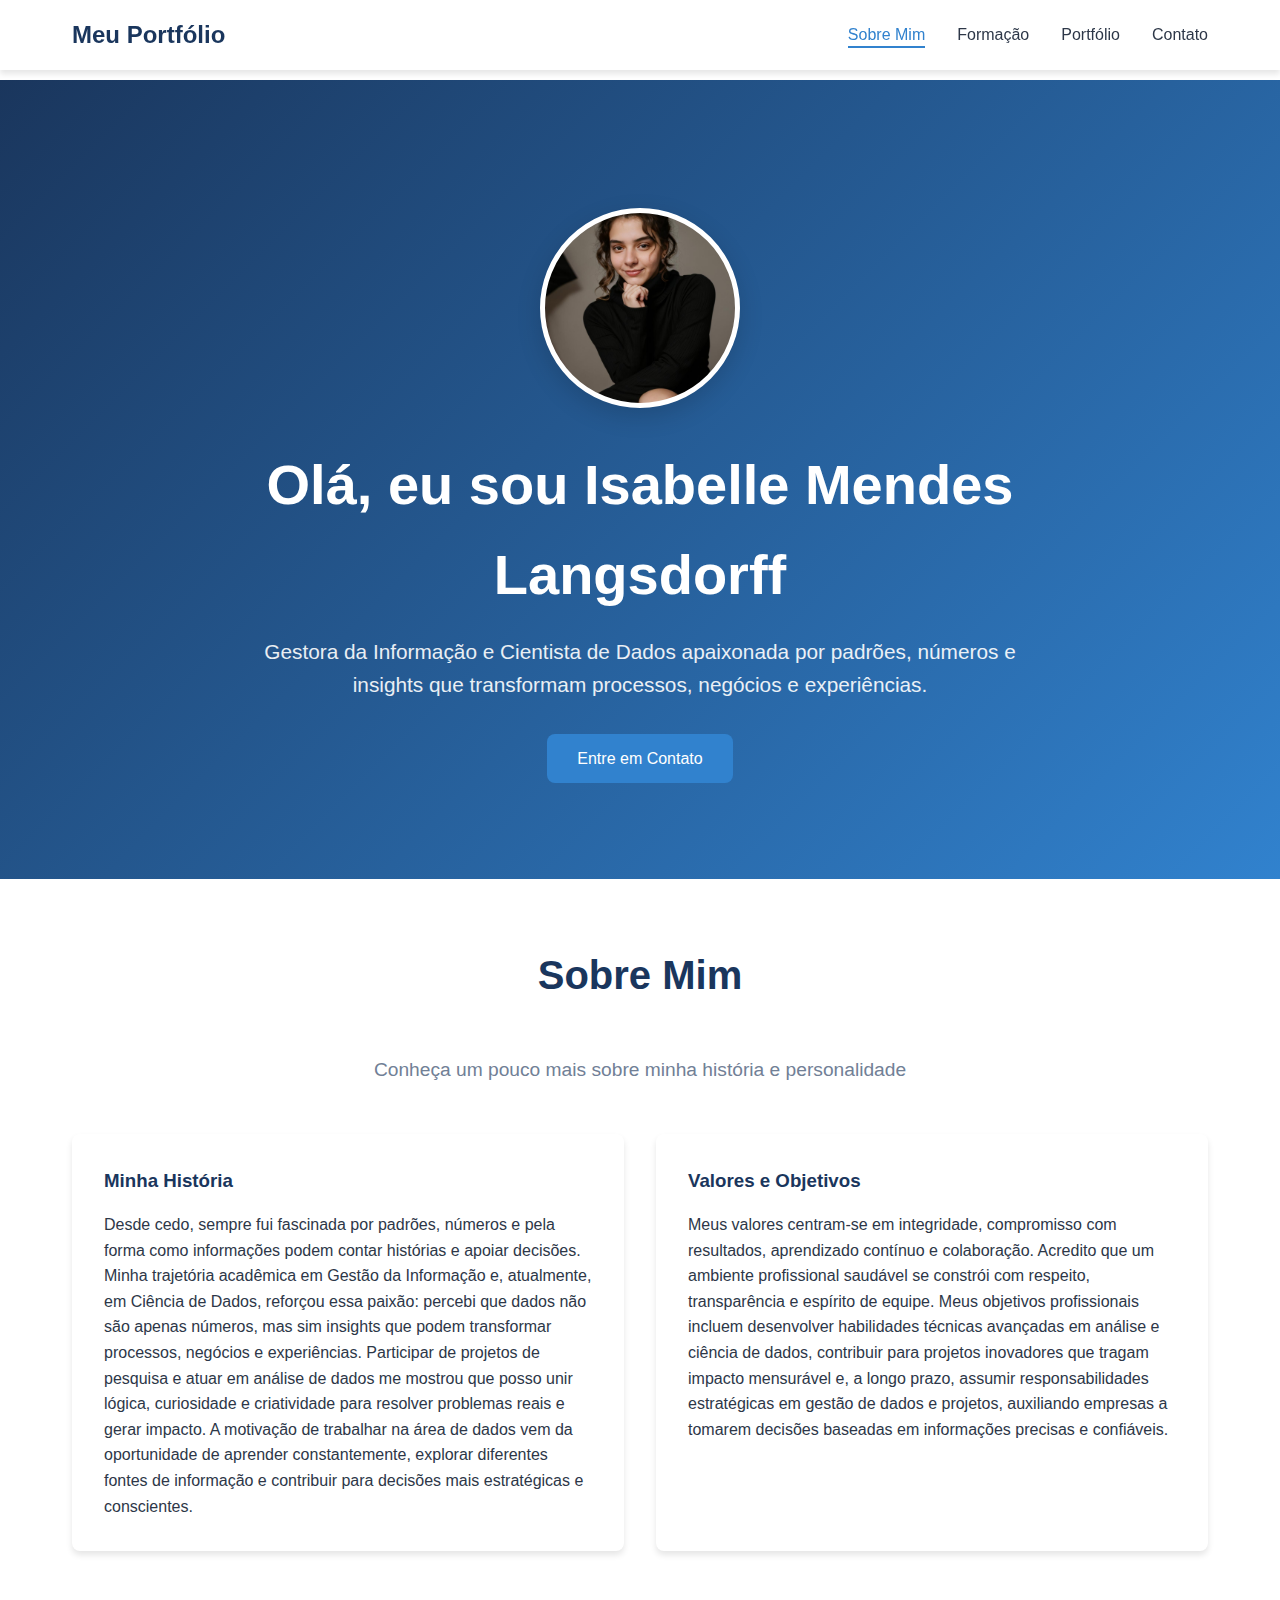
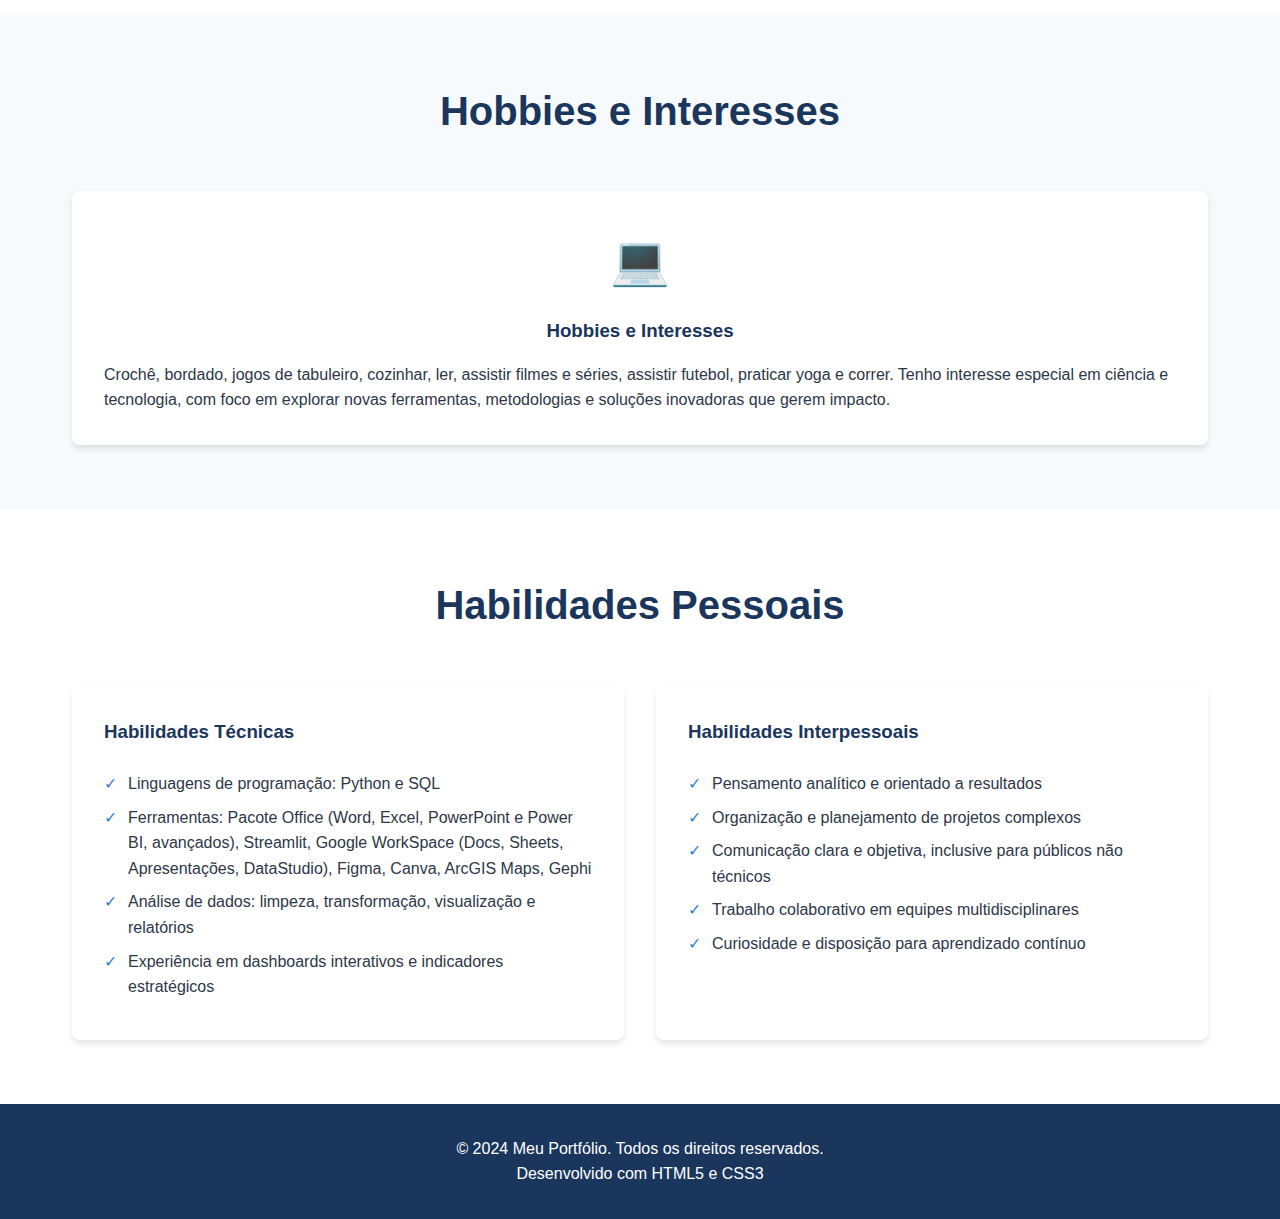
<file: index.html>
<!DOCTYPE html>
<html lang="pt-BR">
<head>
    <!-- Configurações básicas do documento -->
    <meta charset="UTF-8">
    <meta name="viewport" content="width=device-width, initial-scale=1.0">
    <meta name="description" content="Portfólio pessoal - Desenvolvedor Web">
    <title>Meu Portfólio - Sobre Mim</title>
    
    <!-- Link para o arquivo de estilos CSS -->
    <link rel="stylesheet" href="style.css">
</head>
<body>
    <!-- HEADER COM NAVEGAÇÃO -->
    <header>
        <nav>
            <!-- Logo/Nome do portfólio -->
            <a href="index.html" class="logo">Meu Portfólio</a>
            
            <!-- Menu de navegação principal -->
            <ul class="nav-links">
                <li><a href="index.html" class="active">Sobre Mim</a></li>
                <li><a href="formacao.html">Formação</a></li>
                <li><a href="portfolio.html">Portfólio</a></li>
                <li><a href="contato.html">Contato</a></li>
            </ul>
        </nav>
    </header>

    <!-- CONTEÚDO PRINCIPAL -->
    <main>
        <!-- SEÇÃO HERO - APRESENTAÇÃO PRINCIPAL -->
        <section class="hero">
            <div class="container">
                <div class="hero-content">
                    <!-- Foto de perfil (placeholder) -->
                    <div class="hero-image" style="background: url('images/profile.jpeg') center/cover; background-color: #e2e8f0;"></div>
                    
                    <!-- Título principal -->
                    <h1>Olá, eu sou Isabelle Mendes Langsdorff</h1>
                    
                    <!-- Descrição breve -->
                    <p>Gestora da Informação e Cientista de Dados apaixonada por padrões, números e insights que transformam processos, negócios e experiências.</p>
                    
                    <!-- Botão de call-to-action -->
                    <a href="contato.html" class="btn">Entre em Contato</a>
                </div>
            </div>
        </section>

        <!-- SEÇÃO SOBRE MIM -->
        <section>
            <div class="container">
                <h2 class="section-title">Sobre Mim</h2>
                <p class="section-subtitle">Conheça um pouco mais sobre minha história e personalidade</p>
                
                <!-- Grid com informações pessoais -->
                <div class="grid grid-2">
                    <!-- Card 1: História Pessoal -->
                    <div class="card">
                        <h3 style="color: var(--primary-color); margin-bottom: 1rem; font-family: 'Poppins', sans-serif;">Minha História</h3>
                        <p>Desde cedo, sempre fui fascinada por padrões, números e pela forma como informações podem contar histórias e apoiar decisões. Minha trajetória acadêmica em Gestão da Informação e, atualmente, em Ciência de Dados, reforçou essa paixão: percebi que dados não são apenas números, mas sim insights que podem transformar processos, negócios e experiências. Participar de projetos de pesquisa e atuar em análise de dados me mostrou que posso unir lógica, curiosidade e criatividade para resolver problemas reais e gerar impacto. A motivação de trabalhar na área de dados vem da oportunidade de aprender constantemente, explorar diferentes fontes de informação e contribuir para decisões mais estratégicas e conscientes.</p>
                    </div>
                    
                    <!-- Card 2: Valores e Objetivos -->
                    <div class="card">
                        <h3 style="color: var(--primary-color); margin-bottom: 1rem; font-family: 'Poppins', sans-serif;">Valores e Objetivos</h3>
                        <p>Meus valores centram-se em integridade, compromisso com resultados, aprendizado contínuo e colaboração. Acredito que um ambiente profissional saudável se constrói com respeito, transparência e espírito de equipe. Meus objetivos profissionais incluem desenvolver habilidades técnicas avançadas em análise e ciência de dados, contribuir para projetos inovadores que tragam impacto mensurável e, a longo prazo, assumir responsabilidades estratégicas em gestão de dados e projetos, auxiliando empresas a tomarem decisões baseadas em informações precisas e confiáveis.</p>
                    </div>
                </div>
            </div>
        </section>

        <!-- SEÇÃO HOBBIES E INTERESSES -->
        <section style="background-color: var(--background-light);">
            <div class="container">
                <h2 class="section-title">Hobbies e Interesses</h2>
                
                <!-- Grid com hobbies -->
                <div class="grid grid-3">
                    <!-- Hobby 1: Tecnologia -->
                    <div class="card">
                        <div style="text-align: center; margin-bottom: 1rem;">
                            <!-- Ícone representativo (usando emoji como placeholder) -->
                            <div style="font-size: 3rem; margin-bottom: 1rem;">💻</div>
                            <h3 style="color: var(--primary-color); font-family: 'Poppins', sans-serif;">Hobbies e Interesses</h3>
                        </div>
                        <p>Crochê, bordado, jogos de tabuleiro, cozinhar, ler, assistir filmes e séries, assistir futebol, praticar yoga e correr. Tenho interesse especial em ciência e tecnologia, com foco em explorar novas ferramentas, metodologias e soluções inovadoras que gerem impacto.</p>
                    </div>
                    

                </div>
            </div>
        </section>

        <!-- SEÇÃO HABILIDADES PESSOAIS -->
        <section>
            <div class="container">
                <h2 class="section-title">Habilidades Pessoais</h2>
                
                <div class="grid grid-2">
                    <!-- Habilidades Técnicas -->
                    <div class="card">
                        <h3 style="color: var(--primary-color); margin-bottom: 1.5rem; font-family: 'Poppins', sans-serif;">Habilidades Técnicas</h3>
                        <ul style="list-style: none; padding: 0;">
                            <li style="margin-bottom: 0.5rem; padding-left: 1.5rem; position: relative;">
                                <span style="position: absolute; left: 0; color: var(--secondary-color);">✓</span>
                                Linguagens de programação: Python e SQL
                            </li>
                            <li style="margin-bottom: 0.5rem; padding-left: 1.5rem; position: relative;">
                                <span style="position: absolute; left: 0; color: var(--secondary-color);">✓</span>
                                Ferramentas: Pacote Office (Word, Excel, PowerPoint e Power BI, avançados), Streamlit, Google WorkSpace (Docs, Sheets, Apresentações, DataStudio), Figma, Canva, ArcGIS Maps, Gephi
                            </li>
                            <li style="margin-bottom: 0.5rem; padding-left: 1.5rem; position: relative;">
                                <span style="position: absolute; left: 0; color: var(--secondary-color);">✓</span>
                                Análise de dados: limpeza, transformação, visualização e relatórios
                            </li>
                            <li style="margin-bottom: 0.5rem; padding-left: 1.5rem; position: relative;">
                                <span style="position: absolute; left: 0; color: var(--secondary-color);">✓</span>
                                Experiência em dashboards interativos e indicadores estratégicos
                            </li>
                        </ul>
                    </div>
                    
                    <!-- Habilidades Interpessoais -->
                    <div class="card">
                        <h3 style="color: var(--primary-color); margin-bottom: 1.5rem; font-family: 'Poppins', sans-serif;">Habilidades Interpessoais</h3>
                        <ul style="list-style: none; padding: 0;">
                            <li style="margin-bottom: 0.5rem; padding-left: 1.5rem; position: relative;">
                                <span style="position: absolute; left: 0; color: var(--secondary-color);">✓</span>
                                Pensamento analítico e orientado a resultados
                            </li>
                            <li style="margin-bottom: 0.5rem; padding-left: 1.5rem; position: relative;">
                                <span style="position: absolute; left: 0; color: var(--secondary-color);">✓</span>
                                Organização e planejamento de projetos complexos
                            </li>
                            <li style="margin-bottom: 0.5rem; padding-left: 1.5rem; position: relative;">
                                <span style="position: absolute; left: 0; color: var(--secondary-color);">✓</span>
                                Comunicação clara e objetiva, inclusive para públicos não técnicos
                            </li>
                            <li style="margin-bottom: 0.5rem; padding-left: 1.5rem; position: relative;">
                                <span style="position: absolute; left: 0; color: var(--secondary-color);">✓</span>
                                Trabalho colaborativo em equipes multidisciplinares
                            </li>
                            <li style="margin-bottom: 0.5rem; padding-left: 1.5rem; position: relative;">
                                <span style="position: absolute; left: 0; color: var(--secondary-color);">✓</span>
                                Curiosidade e disposição para aprendizado contínuo
                            </li>
                        </ul>
                    </div>
                </div>
            </div>
        </section>
    </main>

    <!-- FOOTER -->
    <footer>
        <div class="container">
            <p>&copy; 2024 Meu Portfólio. Todos os direitos reservados.</p>
            <p>Desenvolvido com HTML5 e CSS3</p>
        </div>
    </footer>
</body>
</html>
</file>
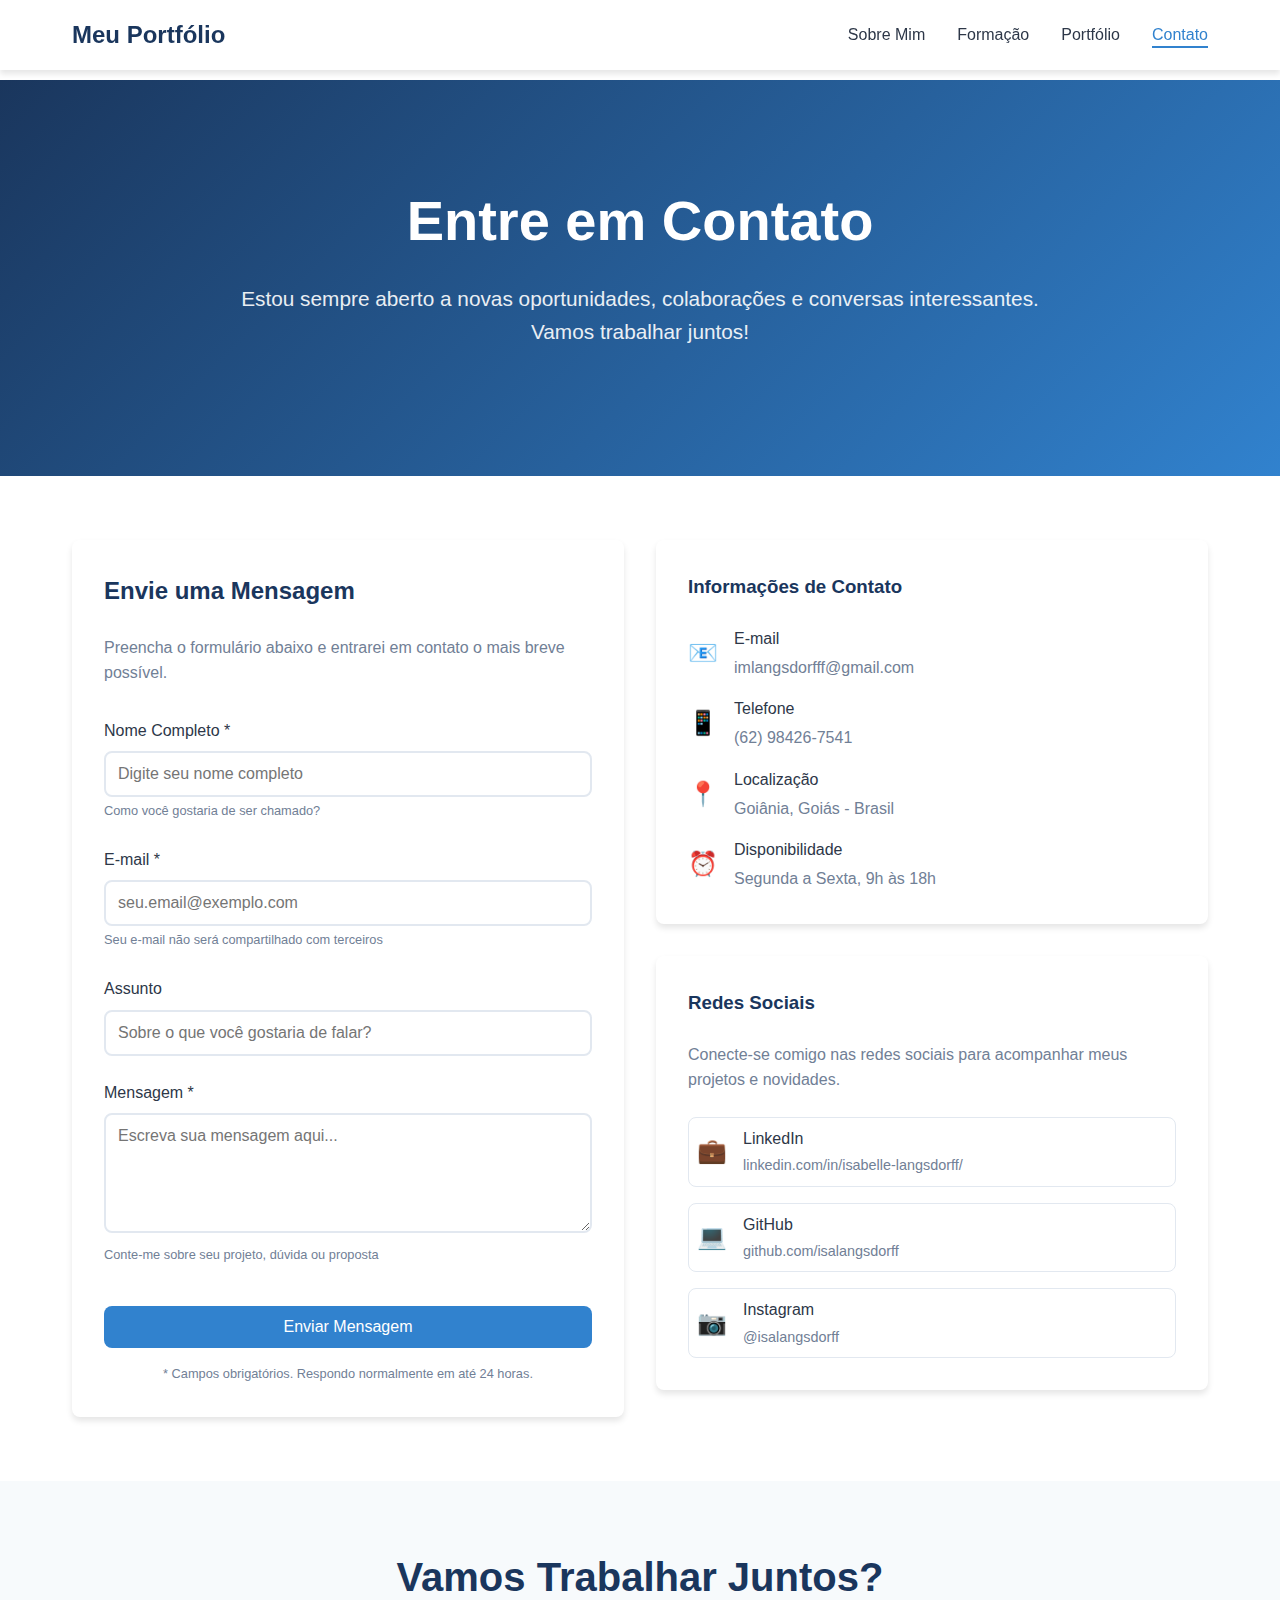
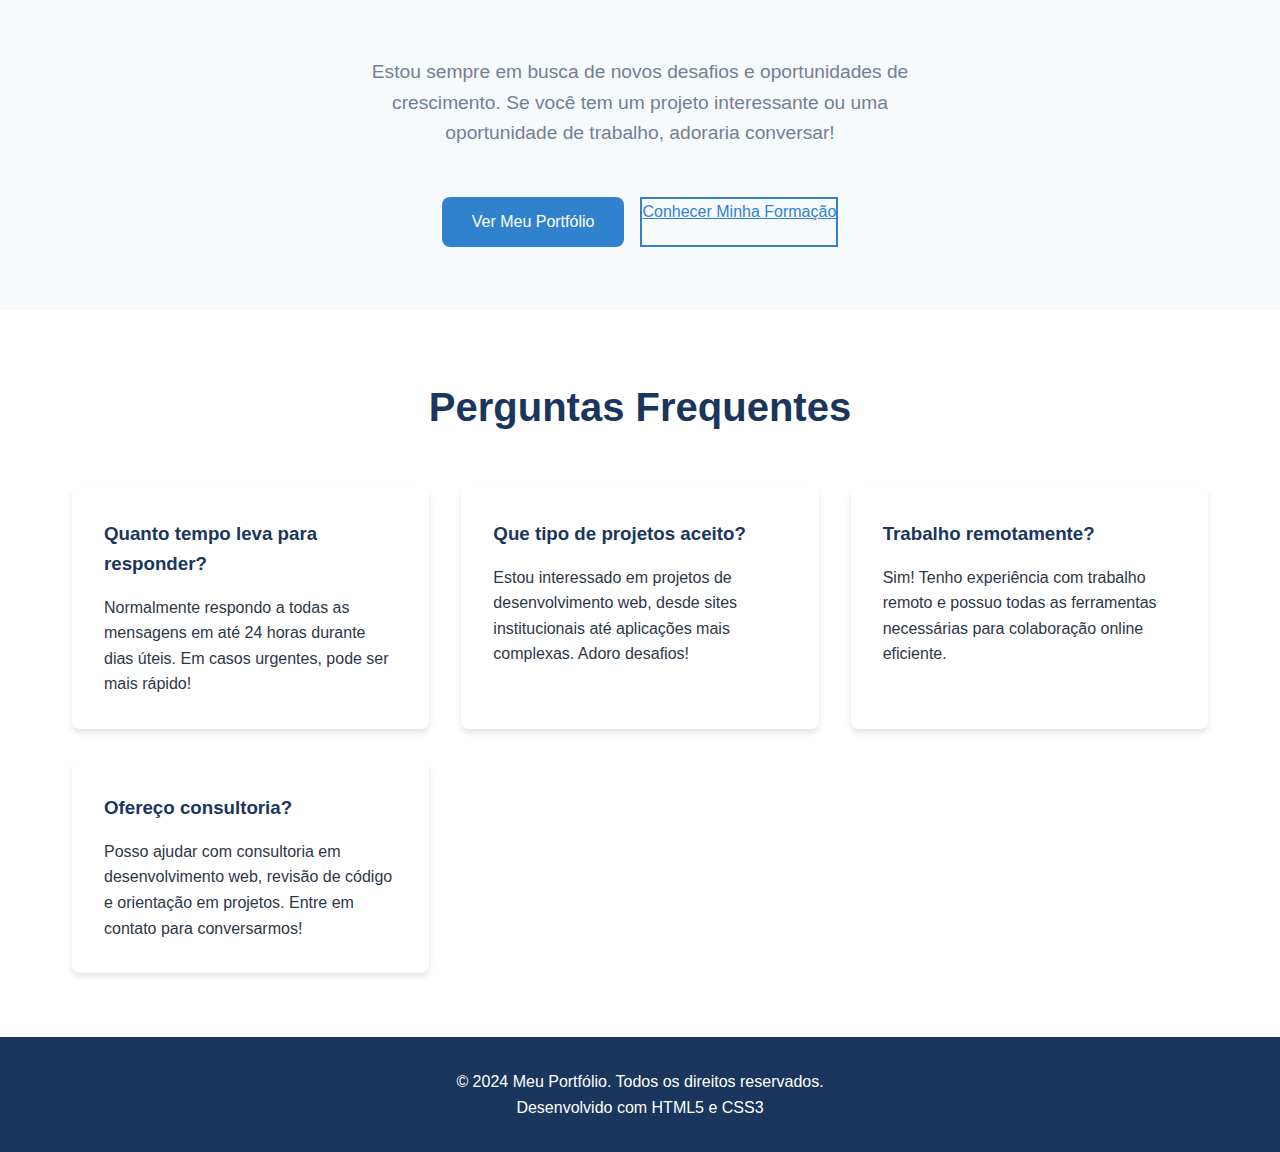
<file: contato.html>
<!DOCTYPE html>
<html lang="pt-BR">
<head>
    <!-- Configurações básicas do documento -->
    <meta charset="UTF-8">
    <meta name="viewport" content="width=device-width, initial-scale=1.0">
    <meta name="description" content="Entre em contato comigo através do formulário ou redes sociais">
    <title>Meu Portfólio - Contato</title>
    
    <!-- Link para o arquivo de estilos CSS -->
    <link rel="stylesheet" href="style.css">
</head>
<body>
    <!-- HEADER COM NAVEGAÇÃO -->
    <header>
        <nav>
            <!-- Logo/Nome do portfólio -->
            <a href="index.html" class="logo">Meu Portfólio</a>
            
            <!-- Menu de navegação principal -->
            <ul class="nav-links">
                <li><a href="index.html">Sobre Mim</a></li>
                <li><a href="formacao.html">Formação</a></li>
                <li><a href="portfolio.html">Portfólio</a></li>
                <li><a href="contato.html" class="active">Contato</a></li>
            </ul>
        </nav>
    </header>

    <!-- CONTEÚDO PRINCIPAL -->
    <main>
        <!-- SEÇÃO HERO DO CONTATO -->
        <section class="hero">
            <div class="container">
                <div class="hero-content">
                    <h1>Entre em Contato</h1>
                    <p>Estou sempre aberto a novas oportunidades, colaborações e conversas interessantes. Vamos trabalhar juntos!</p>
                </div>
            </div>
        </section>

        <!-- SEÇÃO FORMULÁRIO E INFORMAÇÕES DE CONTATO -->
        <section>
            <div class="container">
                <div class="grid grid-2">
                    <!-- FORMULÁRIO DE CONTATO -->
                    <div class="card">
                        <h2 style="color: var(--primary-color); font-family: 'Poppins', sans-serif; margin-bottom: 1.5rem;">Envie uma Mensagem</h2>
                        <p style="color: var(--text-light); margin-bottom: 2rem;">Preencha o formulário abaixo e entrarei em contato o mais breve possível.</p>
                        
                        <!-- Formulário com campos obrigatórios -->
                        <form action="#" method="POST" style="width: 100%;">
                            <!-- Campo Nome -->
                            <div class="form-group">
                                <label for="nome">Nome Completo *</label>
                                <input 
                                    type="text" 
                                    id="nome" 
                                    name="nome" 
                                    required 
                                    placeholder="Digite seu nome completo"
                                    aria-describedby="nome-help"
                                >
                                <small id="nome-help" style="color: var(--text-light); font-size: 0.8rem;">Como você gostaria de ser chamado?</small>
                            </div>
                            
                            <!-- Campo Email -->
                            <div class="form-group">
                                <label for="email">E-mail *</label>
                                <input 
                                    type="email" 
                                    id="email" 
                                    name="email" 
                                    required 
                                    placeholder="seu.email@exemplo.com"
                                    aria-describedby="email-help"
                                >
                                <small id="email-help" style="color: var(--text-light); font-size: 0.8rem;">Seu e-mail não será compartilhado com terceiros</small>
                            </div>
                            
                            <!-- Campo Assunto (opcional) -->
                            <div class="form-group">
                                <label for="assunto">Assunto</label>
                                <input 
                                    type="text" 
                                    id="assunto" 
                                    name="assunto" 
                                    placeholder="Sobre o que você gostaria de falar?"
                                >
                            </div>
                            
                            <!-- Campo Mensagem -->
                            <div class="form-group">
                                <label for="mensagem">Mensagem *</label>
                                <textarea 
                                    id="mensagem" 
                                    name="mensagem" 
                                    required 
                                    placeholder="Escreva sua mensagem aqui..."
                                    aria-describedby="mensagem-help"
                                ></textarea>
                                <small id="mensagem-help" style="color: var(--text-light); font-size: 0.8rem;">Conte-me sobre seu projeto, dúvida ou proposta</small>
                            </div>
                            
                            <!-- Botão de envio -->
                            <button type="submit" class="btn" style="width: 100%; margin-top: 1rem;">
                                Enviar Mensagem
                            </button>
                            
                            <!-- Nota sobre o formulário -->
                            <p style="font-size: 0.8rem; color: var(--text-light); margin-top: 1rem; text-align: center;">
                                * Campos obrigatórios. Respondo normalmente em até 24 horas.
                            </p>
                        </form>
                    </div>
                    
                    <!-- INFORMAÇÕES DE CONTATO -->
                    <div>
                        <!-- Card com informações pessoais -->
                        <div class="card" style="margin-bottom: 2rem;">
                            <h3 style="color: var(--primary-color); font-family: 'Poppins', sans-serif; margin-bottom: 1.5rem;">Informações de Contato</h3>
                            
                            <!-- E-mail -->
                            <div style="display: flex; align-items: center; margin-bottom: 1rem;">
                                <div style="font-size: 1.5rem; margin-right: 1rem; color: var(--secondary-color);">📧</div>
                                <div>
                                    <p style="font-weight: 500; margin-bottom: 0.2rem;">E-mail</p>
                                    <p style="color: var(--text-light);">imlangsdorfff@gmail.com</p>
                                </div>
                            </div>
                            
                            <!-- Telefone -->
                            <div style="display: flex; align-items: center; margin-bottom: 1rem;">
                                <div style="font-size: 1.5rem; margin-right: 1rem; color: var(--secondary-color);">📱</div>
                                <div>
                                    <p style="font-weight: 500; margin-bottom: 0.2rem;">Telefone</p>
                                    <p style="color: var(--text-light);">(62) 98426-7541</p>
                                </div>
                            </div>
                            
                            <!-- Localização -->
                            <div style="display: flex; align-items: center; margin-bottom: 1rem;">
                                <div style="font-size: 1.5rem; margin-right: 1rem; color: var(--secondary-color);">📍</div>
                                <div>
                                    <p style="font-weight: 500; margin-bottom: 0.2rem;">Localização</p>
                                    <p style="color: var(--text-light);">Goiânia, Goiás - Brasil</p>
                                </div>
                            </div>
                            
                            <!-- Disponibilidade -->
                            <div style="display: flex; align-items: center;">
                                <div style="font-size: 1.5rem; margin-right: 1rem; color: var(--secondary-color);">⏰</div>
                                <div>
                                    <p style="font-weight: 500; margin-bottom: 0.2rem;">Disponibilidade</p>
                                    <p style="color: var(--text-light);">Segunda a Sexta, 9h às 18h</p>
                                </div>
                            </div>
                        </div>
                        
                        <!-- Card com redes sociais -->
                        <div class="card">
                            <h3 style="color: var(--primary-color); font-family: 'Poppins', sans-serif; margin-bottom: 1.5rem;">Redes Sociais</h3>
                            <p style="color: var(--text-light); margin-bottom: 1.5rem;">Conecte-se comigo nas redes sociais para acompanhar meus projetos e novidades.</p>
                            
                            <!-- Links das redes sociais -->
                            <div style="display: flex; flex-direction: column; gap: 1rem;">
                                <!-- LinkedIn -->
                                <a href="https://www.linkedin.com/in/isabelle-langsdorff/" style="display: flex; align-items: center; text-decoration: none; color: var(--text-dark); transition: var(--transition); padding: 0.5rem; border-radius: var(--border-radius); border: 1px solid #e2e8f0;" target="_blank">
                                    <div style="font-size: 1.5rem; margin-right: 1rem; color: #0077b5;">💼</div>
                                    <div>
                                        <p style="font-weight: 500; margin-bottom: 0.2rem;">LinkedIn</p>
                                        <p style="color: var(--text-light); font-size: 0.9rem;">linkedin.com/in/isabelle-langsdorff/</p>
                                    </div>
                                </a>
                                
                                <!-- GitHub -->
                                <a href="https://github.com/isalangsdorff" style="display: flex; align-items: center; text-decoration: none; color: var(--text-dark); transition: var(--transition); padding: 0.5rem; border-radius: var(--border-radius); border: 1px solid #e2e8f0;" target="_blank">
                                    <div style="font-size: 1.5rem; margin-right: 1rem; color: #333;">💻</div>
                                    <div>
                                        <p style="font-weight: 500; margin-bottom: 0.2rem;">GitHub</p>
                                        <p style="color: var(--text-light); font-size: 0.9rem;">github.com/isalangsdorff</p>
                                    </div>
                                </a>
                                
                                <!-- Instagram -->
                                <a href="https://www.instagram.com/isalangsdorff" style="display: flex; align-items: center; text-decoration: none; color: var(--text-dark); transition: var(--transition); padding: 0.5rem; border-radius: var(--border-radius); border: 1px solid #e2e8f0;" target="_blank">
                                    <div style="font-size: 1.5rem; margin-right: 1rem; color: #e4405f;">📷</div>
                                    <div>
                                        <p style="font-weight: 500; margin-bottom: 0.2rem;">Instagram</p>
                                        <p style="color: var(--text-light); font-size: 0.9rem;">@isalangsdorff</p>
                                    </div>
                                </a>
                            </div>
                        </div>
                    </div>
                </div>
            </div>
        </section>

        <!-- SEÇÃO CALL TO ACTION -->
        <section style="background-color: var(--background-light);">
            <div class="container" style="text-align: center;">
                <h2 class="section-title">Vamos Trabalhar Juntos?</h2>
                <p class="section-subtitle">Estou sempre em busca de novos desafios e oportunidades de crescimento. Se você tem um projeto interessante ou uma oportunidade de trabalho, adoraria conversar!</p>
                
                <!-- Botões de ação -->
                <div style="display: flex; gap: 1rem; justify-content: center; flex-wrap: wrap; margin-top: 2rem;">
                    <a href="portfolio.html" class="btn">Ver Meu Portfólio</a>
                    <a href="formacao.html" class="btn-outline">Conhecer Minha Formação</a>
                </div>
            </div>
        </section>

        <!-- SEÇÃO FAQ -->
        <section>
            <div class="container">
                <h2 class="section-title">Perguntas Frequentes</h2>
                
                <div class="grid grid-2">
                    <!-- FAQ 1 -->
                    <div class="card">
                        <h3 style="color: var(--primary-color); font-family: 'Poppins', sans-serif; margin-bottom: 1rem;">Quanto tempo leva para responder?</h3>
                        <p>Normalmente respondo a todas as mensagens em até 24 horas durante dias úteis. Em casos urgentes, pode ser mais rápido!</p>
                    </div>
                    
                    <!-- FAQ 2 -->
                    <div class="card">
                        <h3 style="color: var(--primary-color); font-family: 'Poppins', sans-serif; margin-bottom: 1rem;">Que tipo de projetos aceito?</h3>
                        <p>Estou interessado em projetos de desenvolvimento web, desde sites institucionais até aplicações mais complexas. Adoro desafios!</p>
                    </div>
                    
                    <!-- FAQ 3 -->
                    <div class="card">
                        <h3 style="color: var(--primary-color); font-family: 'Poppins', sans-serif; margin-bottom: 1rem;">Trabalho remotamente?</h3>
                        <p>Sim! Tenho experiência com trabalho remoto e possuo todas as ferramentas necessárias para colaboração online eficiente.</p>
                    </div>
                    
                    <!-- FAQ 4 -->
                    <div class="card">
                        <h3 style="color: var(--primary-color); font-family: 'Poppins', sans-serif; margin-bottom: 1rem;">Ofereço consultoria?</h3>
                        <p>Posso ajudar com consultoria em desenvolvimento web, revisão de código e orientação em projetos. Entre em contato para conversarmos!</p>
                    </div>
                </div>
            </div>
        </section>
    </main>

    <!-- FOOTER -->
    <footer>
        <div class="container">
            <p>&copy; 2024 Meu Portfólio. Todos os direitos reservados.</p>
            <p>Desenvolvido com HTML5 e CSS3</p>
        </div>
    </footer>

    <!-- Script simples para validação do formulário -->
    <script>
        // Validação básica do formulário
        document.querySelector('form').addEventListener('submit', function(e) {
            e.preventDefault(); // Previne o envio real do formulário
            
            // Obtém os valores dos campos
            const nome = document.getElementById('nome').value.trim();
            const email = document.getElementById('email').value.trim();
            const mensagem = document.getElementById('mensagem').value.trim();
            
            // Validações básicas
            if (!nome) {
                alert('Por favor, preencha seu nome.');
                document.getElementById('nome').focus();
                return;
            }
            
            if (!email) {
                alert('Por favor, preencha seu e-mail.');
                document.getElementById('email').focus();
                return;
            }
            
            if (!mensagem) {
                alert('Por favor, escreva uma mensagem.');
                document.getElementById('mensagem').focus();
                return;
            }
            
            // Simulação de envio bem-sucedido
            alert('Mensagem enviada com sucesso! Entrarei em contato em breve.');
            
            // Limpa o formulário
            this.reset();
        });
        
        // Adiciona efeitos visuais aos links das redes sociais
        document.querySelectorAll('a[href="#"]').forEach(link => {
            if (link.style.display === 'flex') { // Links das redes sociais
                link.addEventListener('mouseenter', function() {
                    this.style.backgroundColor = 'var(--background-light)';
                    this.style.transform = 'translateY(-2px)';
                });
                
                link.addEventListener('mouseleave', function() {
                    this.style.backgroundColor = 'transparent';
                    this.style.transform = 'translateY(0)';
                });
            }
        });
    </script>
</body>
</html>
</file>
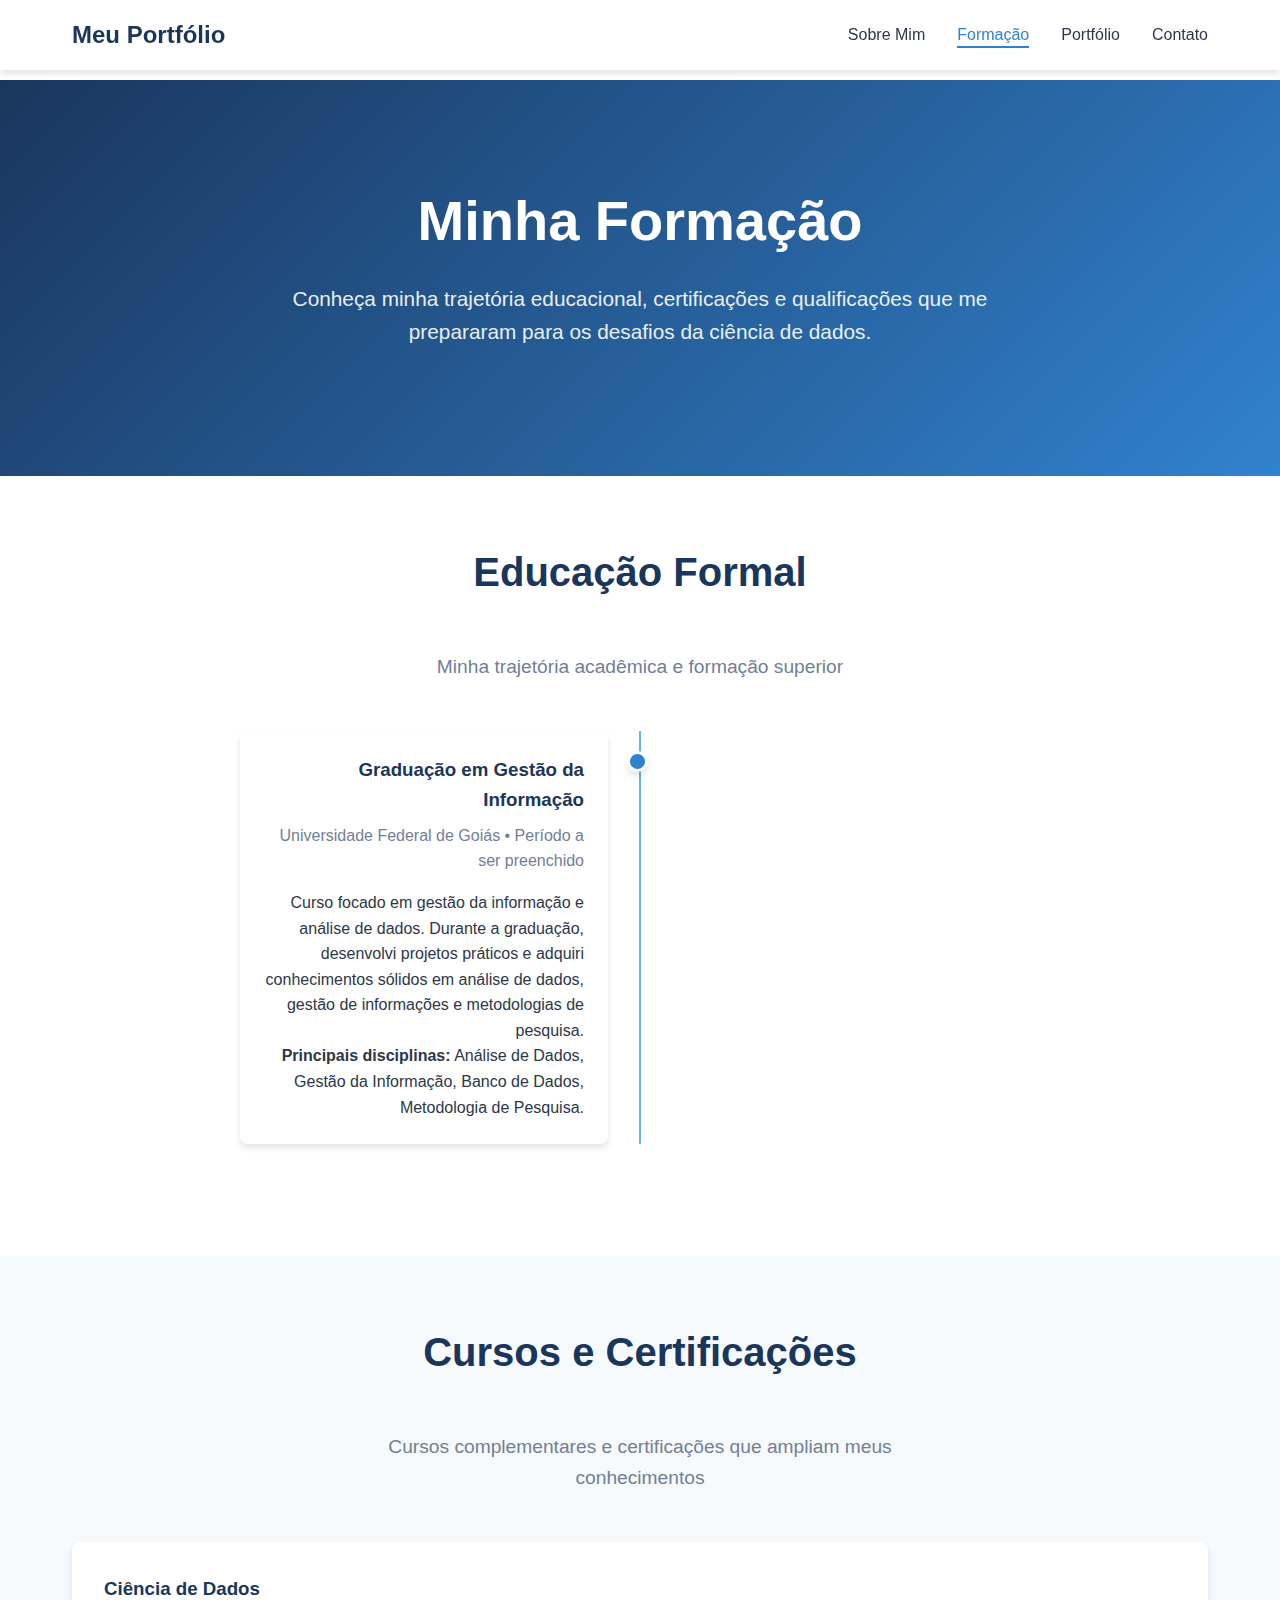
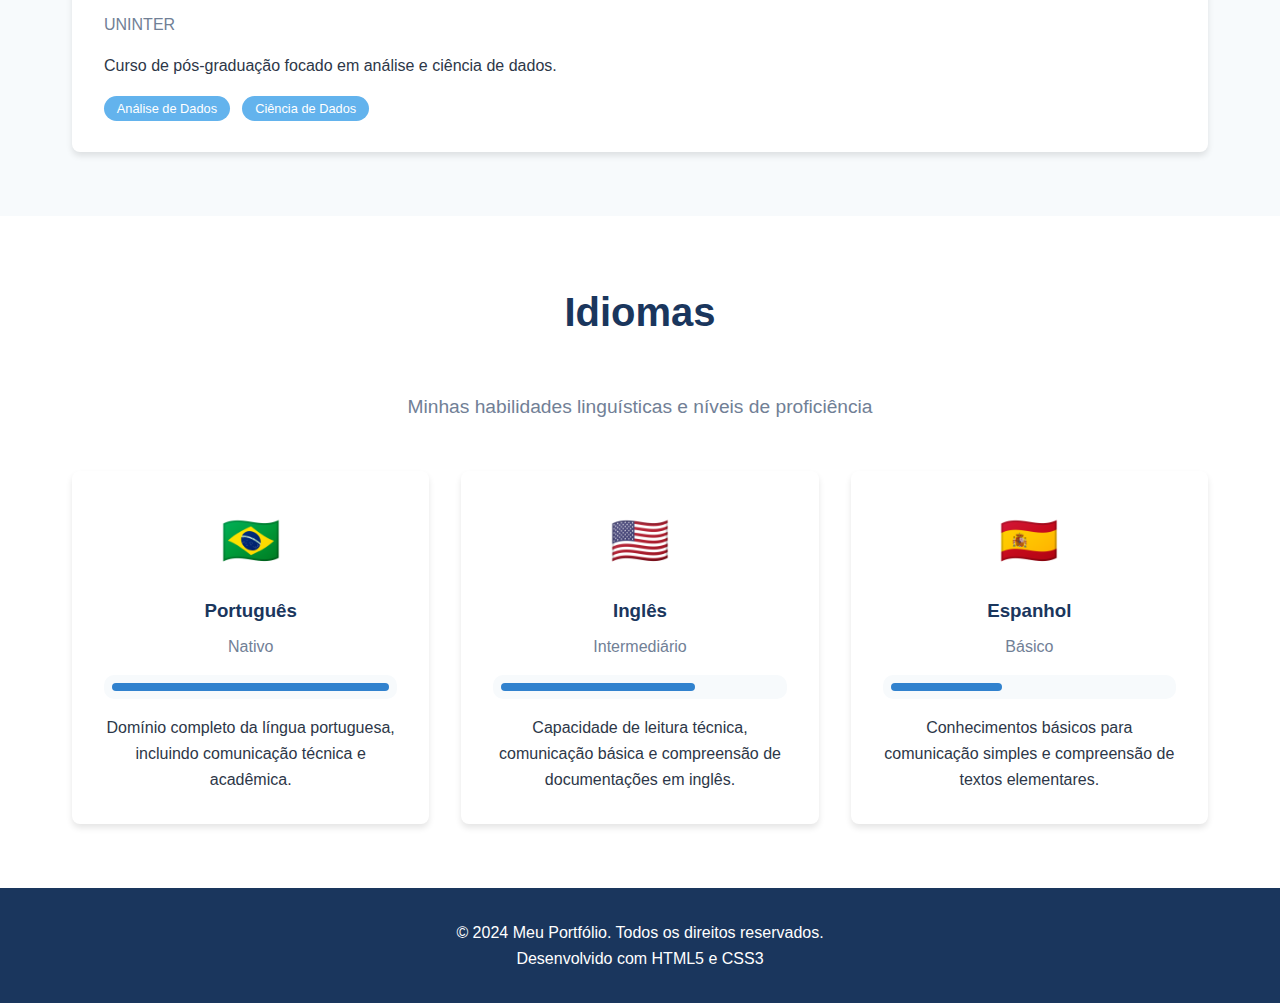
<file: formacao.html>
<!DOCTYPE html>
<html lang="pt-BR">
<head>
    <!-- Configurações básicas do documento -->
    <meta charset="UTF-8">
    <meta name="viewport" content="width=device-width, initial-scale=1.0">
    <meta name="description" content="Formação educacional e qualificações profissionais">
    <title>Meu Portfólio - Formação</title>
    
    <!-- Link para o arquivo de estilos CSS -->
    <link rel="stylesheet" href="style.css">
</head>
<body>
    <!-- HEADER COM NAVEGAÇÃO -->
    <header>
        <nav>
            <!-- Logo/Nome do portfólio -->
            <a href="index.html" class="logo">Meu Portfólio</a>
            
            <!-- Menu de navegação principal -->
            <ul class="nav-links">
                <li><a href="index.html">Sobre Mim</a></li>
                <li><a href="formacao.html" class="active">Formação</a></li>
                <li><a href="portfolio.html">Portfólio</a></li>
                <li><a href="contato.html">Contato</a></li>
            </ul>
        </nav>
    </header>

    <!-- CONTEÚDO PRINCIPAL -->
    <main>
        <!-- SEÇÃO HERO DA FORMAÇÃO -->
        <section class="hero">
            <div class="container">
                <div class="hero-content">
                    <h1>Minha Formação</h1>
                    <p>Conheça minha trajetória educacional, certificações e qualificações que me prepararam para os desafios da ciência de dados.</p>
                </div>
            </div>
        </section>

        <!-- SEÇÃO EDUCAÇÃO FORMAL -->
        <section>
            <div class="container">
                <h2 class="section-title">Educação Formal</h2>
                <p class="section-subtitle">Minha trajetória acadêmica e formação superior</p>
                
                <!-- Timeline de educação -->
                <div class="timeline">
                    <!-- Ensino Superior -->
                    <div class="timeline-item">
                        <div class="timeline-content">
                            <h3 style="color: var(--primary-color); font-family: 'Poppins', sans-serif; margin-bottom: 0.5rem;">Graduação em Gestão da Informação</h3>
                            <p style="color: var(--text-light); font-weight: 500; margin-bottom: 1rem;">Universidade Federal de Goiás • Período a ser preenchido</p>
                            <p>Curso focado em gestão da informação e análise de dados. Durante a graduação, desenvolvi projetos práticos e adquiri conhecimentos sólidos em análise de dados, gestão de informações e metodologias de pesquisa.</p>
                            <p><strong>Principais disciplinas:</strong> Análise de Dados, Gestão da Informação, Banco de Dados, Metodologia de Pesquisa.</p>
                        </div>
                    </div>
                </div>
            </div>
        </section>

        <!-- SEÇÃO CURSOS E CERTIFICAÇÕES -->
        <section style="background-color: var(--background-light);">
            <div class="container">
                <h2 class="section-title">Cursos e Certificações</h2>
                <p class="section-subtitle">Cursos complementares e certificações que ampliam meus conhecimentos</p>
                
                <!-- Grid de certificações -->
                    <!-- Certificação 1 -->
                    <div class="card">
                        <h3 style="color: var(--primary-color); font-family: 'Poppins', sans-serif; margin-bottom: 0.5rem;">Ciência de Dados</h3>
                        <p style="color: var(--text-light); font-weight: 500; margin-bottom: 1rem;">UNINTER</p>
                        <p>Curso de pós-graduação focado em análise e ciência de dados.</p>
                        <div style="margin-top: 1rem;">
                            <span style="background: var(--accent-color); color: var(--white); padding: 0.3rem 0.8rem; border-radius: 15px; font-size: 0.8rem; margin-right: 0.5rem;">Análise de Dados</span>
                            <span style="background: var(--accent-color); color: var(--white); padding: 0.3rem 0.8rem; border-radius: 15px; font-size: 0.8rem;">Ciência de Dados</span>
                        </div>
                    </div>
            </div>
        </section>

        <!-- SEÇÃO IDIOMAS -->
        <section>
            <div class="container">
                <h2 class="section-title">Idiomas</h2>
                <p class="section-subtitle">Minhas habilidades linguísticas e níveis de proficiência</p>
                
                <!-- Grid de idiomas -->
                <div class="grid grid-3">
                    <!-- Português -->
                    <div class="card" style="text-align: center;">
                        <div style="font-size: 3rem; margin-bottom: 1rem;">🇧🇷</div>
                        <h3 style="color: var(--primary-color); font-family: 'Poppins', sans-serif; margin-bottom: 0.5rem;">Português</h3>
                        <p style="color: var(--text-light); font-weight: 500; margin-bottom: 1rem;">Nativo</p>
                        <div style="background: var(--background-light); border-radius: 10px; padding: 0.5rem; margin-bottom: 1rem;">
                            <div style="background: var(--secondary-color); height: 8px; border-radius: 4px; width: 100%;"></div>
                        </div>
                        <p>Domínio completo da língua portuguesa, incluindo comunicação técnica e acadêmica.</p>
                    </div>
                    
                    <!-- Inglês -->
                    <div class="card" style="text-align: center;">
                        <div style="font-size: 3rem; margin-bottom: 1rem;">🇺🇸</div>
                        <h3 style="color: var(--primary-color); font-family: 'Poppins', sans-serif; margin-bottom: 0.5rem;">Inglês</h3>
                        <p style="color: var(--text-light); font-weight: 500; margin-bottom: 1rem;">Intermediário</p>
                        <div style="background: var(--background-light); border-radius: 10px; padding: 0.5rem; margin-bottom: 1rem;">
                            <div style="background: var(--secondary-color); height: 8px; border-radius: 4px; width: 70%;"></div>
                        </div>
                        <p>Capacidade de leitura técnica, comunicação básica e compreensão de documentações em inglês.</p>
                    </div>
                    
                    <!-- Espanhol -->
                    <div class="card" style="text-align: center;">
                        <div style="font-size: 3rem; margin-bottom: 1rem;">🇪🇸</div>
                        <h3 style="color: var(--primary-color); font-family: 'Poppins', sans-serif; margin-bottom: 0.5rem;">Espanhol</h3>
                        <p style="color: var(--text-light); font-weight: 500; margin-bottom: 1rem;">Básico</p>
                        <div style="background: var(--background-light); border-radius: 10px; padding: 0.5rem; margin-bottom: 1rem;">
                            <div style="background: var(--secondary-color); height: 8px; border-radius: 4px; width: 40%;"></div>
                        </div>
                        <p>Conhecimentos básicos para comunicação simples e compreensão de textos elementares.</p>
                    </div>
                </div>
            </div>
        </section>


    </main>

    <!-- FOOTER -->
    <footer>
        <div class="container">
            <p>&copy; 2024 Meu Portfólio. Todos os direitos reservados.</p>
            <p>Desenvolvido com HTML5 e CSS3</p>
        </div>
    </footer>
</body>
</html>
</file>
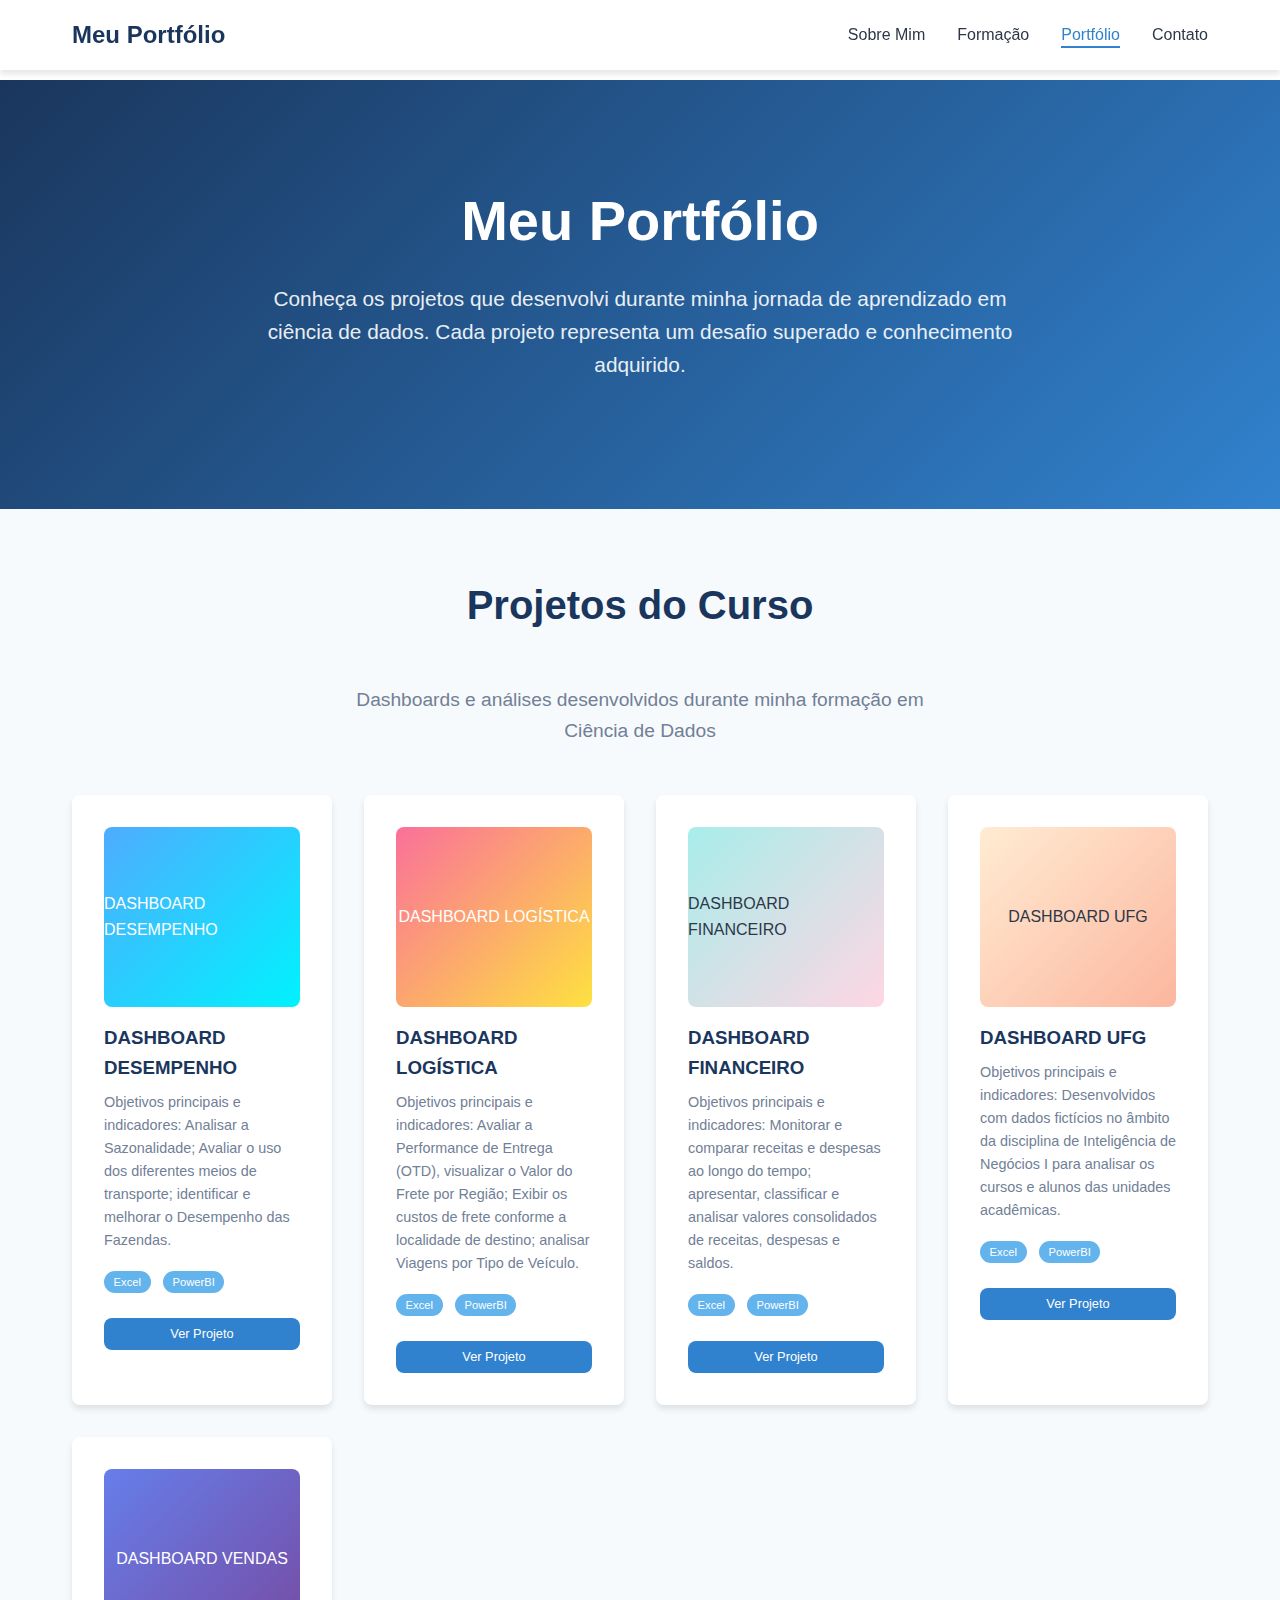
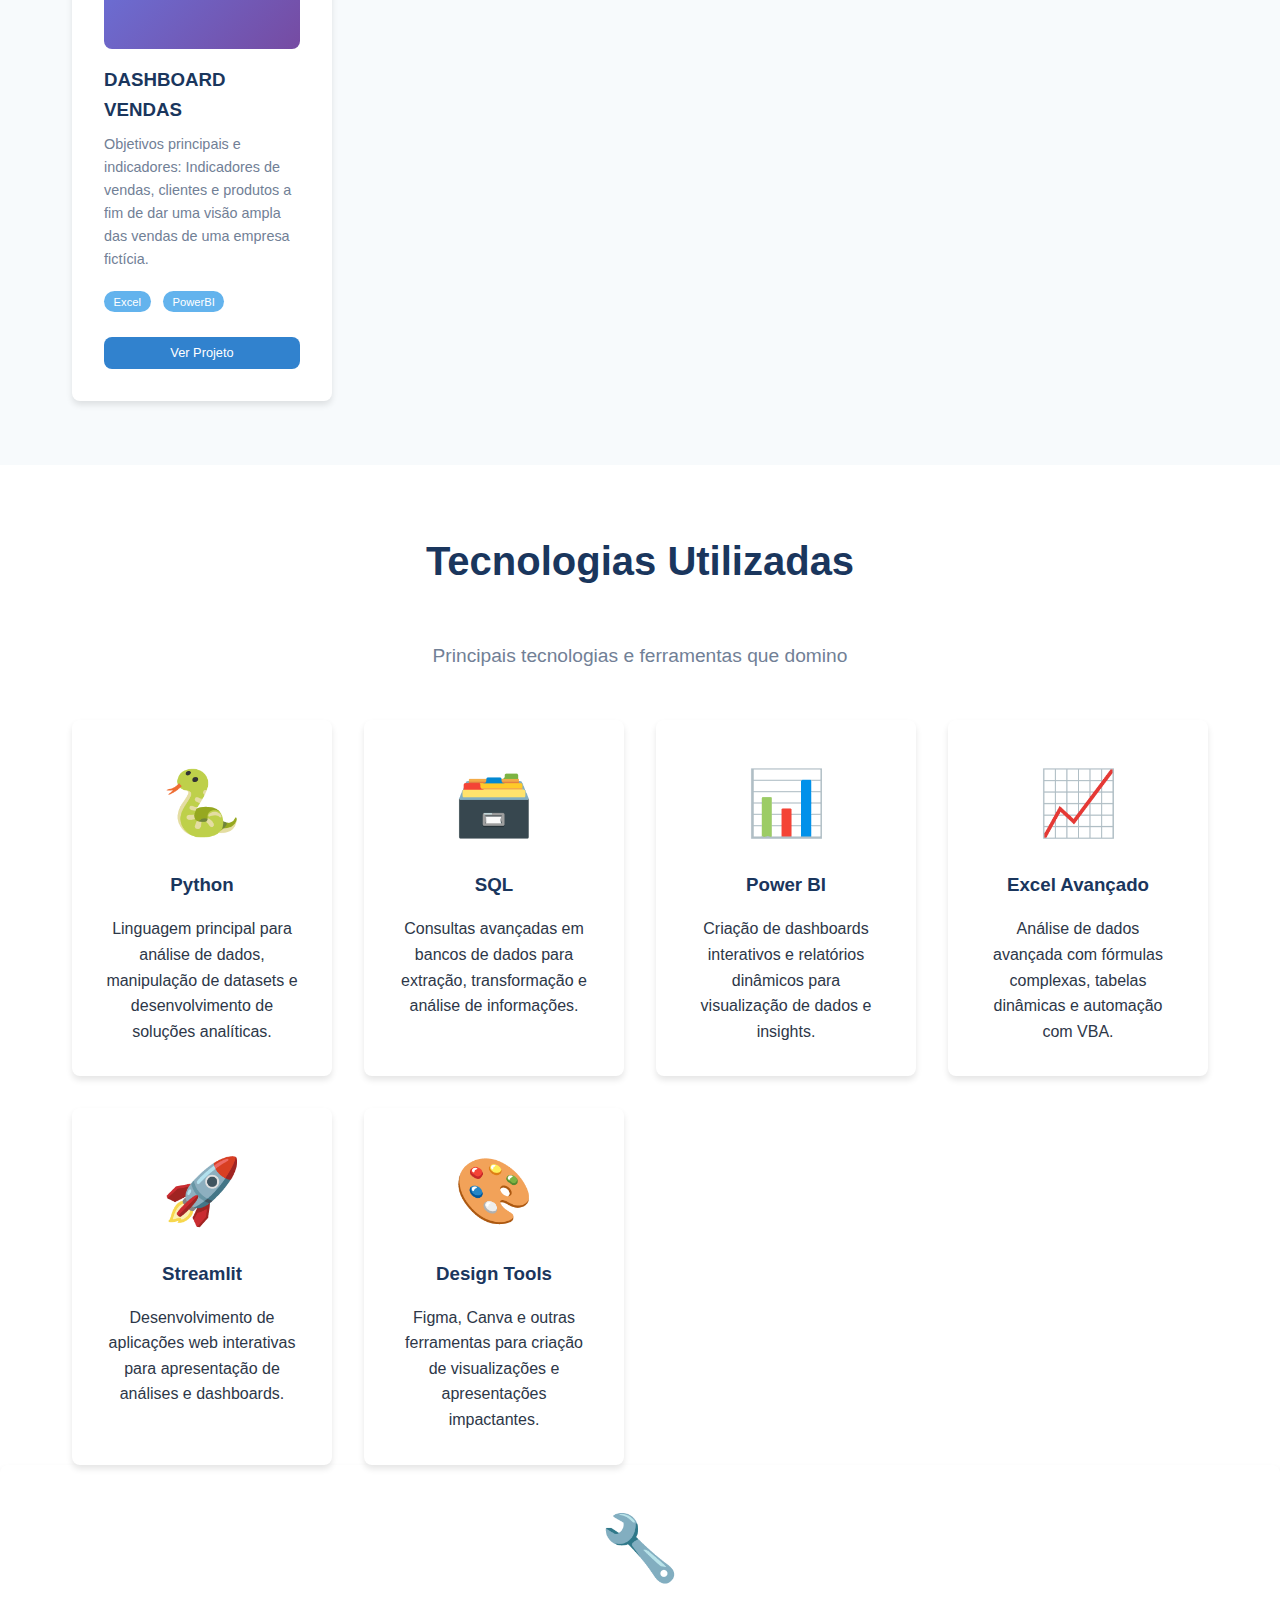
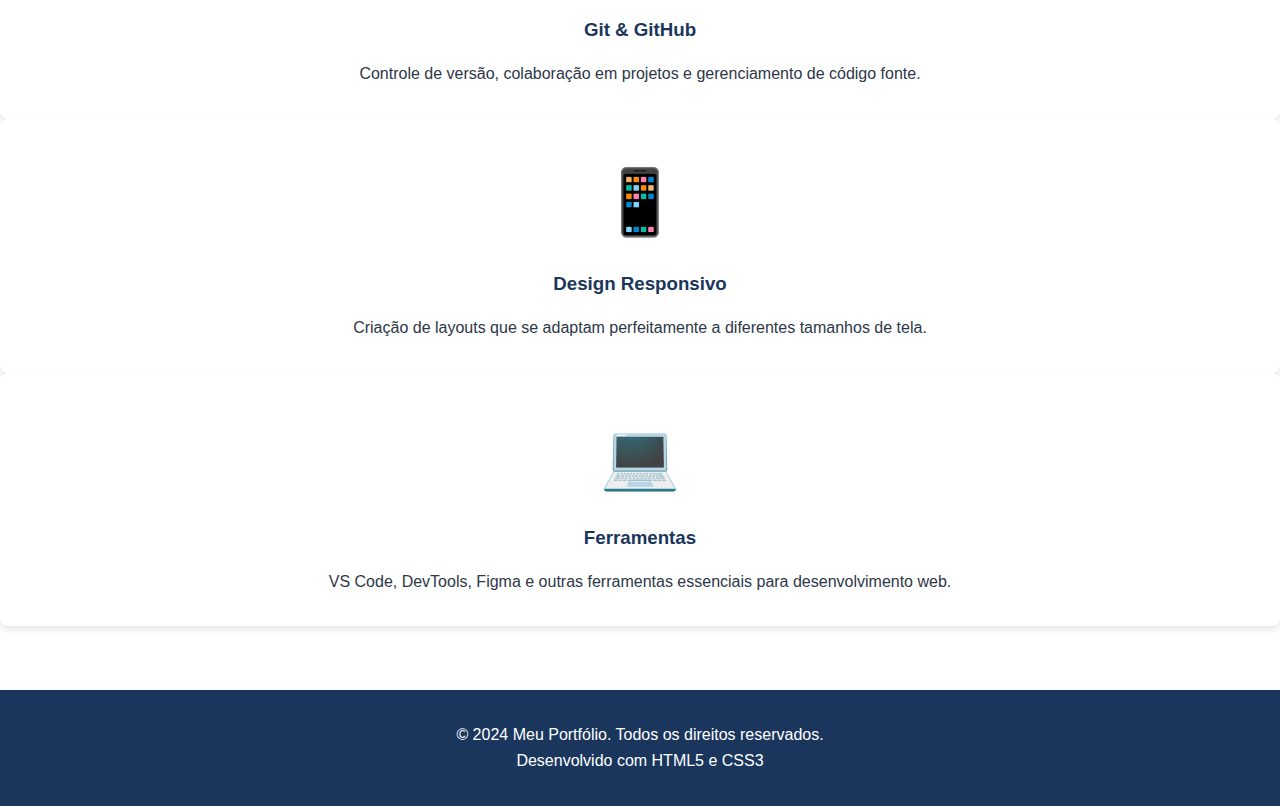
<file: portfolio.html>
<!DOCTYPE html>
<html lang="pt-BR">
<head>
    <!-- Configurações básicas do documento -->
    <meta charset="UTF-8">
    <meta name="viewport" content="width=device-width, initial-scale=1.0">
    <meta name="description" content="Portfólio de projetos e trabalhos desenvolvidos">
    <title>Meu Portfólio - Projetos</title>
    
    <!-- Link para o arquivo de estilos CSS -->
    <link rel="stylesheet" href="style.css">
</head>
<body>
    <!-- HEADER COM NAVEGAÇÃO -->
    <header>
        <nav>
            <!-- Logo/Nome do portfólio -->
            <a href="index.html" class="logo">Meu Portfólio</a>
            
            <!-- Menu de navegação principal -->
            <ul class="nav-links">
                <li><a href="index.html">Sobre Mim</a></li>
                <li><a href="formacao.html">Formação</a></li>
                <li><a href="portfolio.html" class="active">Portfólio</a></li>
                <li><a href="contato.html">Contato</a></li>
            </ul>
        </nav>
    </header>

    <!-- CONTEÚDO PRINCIPAL -->
    <main>
        <!-- SEÇÃO HERO DO PORTFÓLIO -->
        <section class="hero">
            <div class="container">
                <div class="hero-content">
                    <h1>Meu Portfólio</h1>
                    <p>Conheça os projetos que desenvolvi durante minha jornada de aprendizado em ciência de dados. Cada projeto representa um desafio superado e conhecimento adquirido.</p>
                </div>
            </div>
        </section>



        <!-- SEÇÃO PROJETOS DO CURSO -->
        <section style="background-color: var(--background-light);">
            <div class="container">
                <h2 class="section-title">Projetos do Curso</h2>
                <p class="section-subtitle">Dashboards e análises desenvolvidos durante minha formação em Ciência de Dados</p>
                
                <!-- Grid de projetos do curso -->
                <div class="grid grid-3">
                    <!-- Projeto 1: DASHBOARD DESEMPENHO -->
                    <div class="card">
                        <div style="width: 100%; height: 180px; background: linear-gradient(135deg, #4facfe 0%, #00f2fe 100%); border-radius: var(--border-radius); margin-bottom: 1rem; display: flex; align-items: center; justify-content: center; color: white; font-weight: 500;">
                            DASHBOARD DESEMPENHO
                        </div>
                        <h3 style="color: var(--primary-color); font-family: 'Poppins', sans-serif; margin-bottom: 0.5rem;">DASHBOARD DESEMPENHO</h3>
                        <p style="margin-bottom: 1rem; color: var(--text-light); font-size: 0.9rem;">Objetivos principais e indicadores: Analisar a Sazonalidade; Avaliar o uso dos diferentes meios de transporte; identificar e melhorar o Desempenho das Fazendas.</p>
                        <div style="margin-bottom: 1.5rem;">
                            <span style="background: var(--accent-color); color: var(--white); padding: 0.3rem 0.6rem; border-radius: 12px; font-size: 0.7rem; margin-right: 0.5rem;">Excel</span>
                            <span style="background: var(--accent-color); color: var(--white); padding: 0.3rem 0.6rem; border-radius: 12px; font-size: 0.7rem;">PowerBI</span>
                        </div>
                        <div style="display: flex; gap: 0.5rem;">
                            <a href="https://app.powerbi.com/view?r=eyJrIjoiODJkZmUyNTgtZTNiOS00MzU3LWJkZTctZTgyZTg3MWM0NzVkIiwidCI6ImIxY2E3YTgxLWFiZjgtNDJlNS05OGM2LWYyZjJhOTMwYmEzNiJ9" class="btn" style="font-size: 0.8rem; padding: 6px 12px; flex: 1; text-align: center;" target="_blank">Ver Projeto</a>
                        </div>
                    </div>
                    
                    <!-- Projeto 2: DASHBOARD LOGÍSTICA -->
                    <div class="card">
                        <div style="width: 100%; height: 180px; background: linear-gradient(135deg, #fa709a 0%, #fee140 100%); border-radius: var(--border-radius); margin-bottom: 1rem; display: flex; align-items: center; justify-content: center; color: white; font-weight: 500;">
                            DASHBOARD LOGÍSTICA
                        </div>
                        <h3 style="color: var(--primary-color); font-family: 'Poppins', sans-serif; margin-bottom: 0.5rem;">DASHBOARD LOGÍSTICA</h3>
                        <p style="margin-bottom: 1rem; color: var(--text-light); font-size: 0.9rem;">Objetivos principais e indicadores: Avaliar a Performance de Entrega (OTD), visualizar o Valor do Frete por Região; Exibir os custos de frete conforme a localidade de destino; analisar Viagens por Tipo de Veículo.</p>
                        <div style="margin-bottom: 1.5rem;">
                            <span style="background: var(--accent-color); color: var(--white); padding: 0.3rem 0.6rem; border-radius: 12px; font-size: 0.7rem; margin-right: 0.5rem;">Excel</span>
                            <span style="background: var(--accent-color); color: var(--white); padding: 0.3rem 0.6rem; border-radius: 12px; font-size: 0.7rem;">PowerBI</span>
                        </div>
                        <div style="display: flex; gap: 0.5rem;">
                            <a href="https://app.powerbi.com/view?r=eyJrIjoiNGM4Yzk3NzQtMjQ4Yy00MWJiLWFhZjMtZjYzYmI5ZmE5YzQwIiwidCI6ImIxY2E3YTgxLWFiZjgtNDJlNS05OGM2LWYyZjJhOTMwYmEzNiJ9" class="btn" style="font-size: 0.8rem; padding: 6px 12px; flex: 1; text-align: center;" target="_blank">Ver Projeto</a>
                        </div>
                    </div>
                    
                    <!-- Projeto 3: DASHBOARD FINANCEIRO -->
                    <div class="card">
                        <div style="width: 100%; height: 180px; background: linear-gradient(135deg, #a8edea 0%, #fed6e3 100%); border-radius: var(--border-radius); margin-bottom: 1rem; display: flex; align-items: center; justify-content: center; color: var(--text-dark); font-weight: 500;">
                            DASHBOARD FINANCEIRO
                        </div>
                        <h3 style="color: var(--primary-color); font-family: 'Poppins', sans-serif; margin-bottom: 0.5rem;">DASHBOARD FINANCEIRO</h3>
                        <p style="margin-bottom: 1rem; color: var(--text-light); font-size: 0.9rem;">Objetivos principais e indicadores: Monitorar e comparar receitas e despesas ao longo do tempo; apresentar, classificar e analisar valores consolidados de receitas, despesas e saldos.</p>
                        <div style="margin-bottom: 1.5rem;">
                            <span style="background: var(--accent-color); color: var(--white); padding: 0.3rem 0.6rem; border-radius: 12px; font-size: 0.7rem; margin-right: 0.5rem;">Excel</span>
                            <span style="background: var(--accent-color); color: var(--white); padding: 0.3rem 0.6rem; border-radius: 12px; font-size: 0.7rem;">PowerBI</span>
                        </div>
                        <div style="display: flex; gap: 0.5rem;">
                            <a href="https://app.powerbi.com/view?r=eyJrIjoiMGVkOGNlNzEtYjYwYy00ZDMwLWIzY2QtYjY0YTcwMzU2MjM0IiwidCI6ImIxY2E3YTgxLWFiZjgtNDJlNS05OGM2LWYyZjJhOTMwYmEzNiJ9" class="btn" style="font-size: 0.8rem; padding: 6px 12px; flex: 1; text-align: center;" target="_blank">Ver Projeto</a>
                        </div>
                    </div>
                    
                    <!-- Projeto 4: DASHBOARD UFG -->
                    <div class="card">
                        <div style="width: 100%; height: 180px; background: linear-gradient(135deg, #ffecd2 0%, #fcb69f 100%); border-radius: var(--border-radius); margin-bottom: 1rem; display: flex; align-items: center; justify-content: center; color: var(--text-dark); font-weight: 500;">
                            DASHBOARD UFG
                        </div>
                        <h3 style="color: var(--primary-color); font-family: 'Poppins', sans-serif; margin-bottom: 0.5rem;">DASHBOARD UFG</h3>
                        <p style="margin-bottom: 1rem; color: var(--text-light); font-size: 0.9rem;">Objetivos principais e indicadores: Desenvolvidos com dados fictícios no âmbito da disciplina de Inteligência de Negócios I para analisar os cursos e alunos das unidades acadêmicas.</p>
                        <div style="margin-bottom: 1.5rem;">
                            <span style="background: var(--accent-color); color: var(--white); padding: 0.3rem 0.6rem; border-radius: 12px; font-size: 0.7rem; margin-right: 0.5rem;">Excel</span>
                            <span style="background: var(--accent-color); color: var(--white); padding: 0.3rem 0.6rem; border-radius: 12px; font-size: 0.7rem;">PowerBI</span>
                        </div>
                        <div style="display: flex; gap: 0.5rem;">
                            <a href="https://app.powerbi.com/view?r=eyJrIjoiYzA3OWUyMzEtYjhhZS00MTU0LTljYWYtYmZiN2QwNzBjNmVmIiwidCI6ImIxY2E3YTgxLWFiZjgtNDJlNS05OGM2LWYyZjJhOTMwYmEzNiJ9" class="btn" style="font-size: 0.8rem; padding: 6px 12px; flex: 1; text-align: center;" target="_blank">Ver Projeto</a>
                        </div>
                    </div>
                    
                    <!-- Projeto 5: DASHBOARD VENDAS -->
                    <div class="card">
                        <div style="width: 100%; height: 180px; background: linear-gradient(135deg, #667eea 0%, #764ba2 100%); border-radius: var(--border-radius); margin-bottom: 1rem; display: flex; align-items: center; justify-content: center; color: white; font-weight: 500;">
                            DASHBOARD VENDAS
                        </div>
                        <h3 style="color: var(--primary-color); font-family: 'Poppins', sans-serif; margin-bottom: 0.5rem;">DASHBOARD VENDAS</h3>
                        <p style="margin-bottom: 1rem; color: var(--text-light); font-size: 0.9rem;">Objetivos principais e indicadores: Indicadores de vendas, clientes e produtos a fim de dar uma visão ampla das vendas de uma empresa fictícia.</p>
                        <div style="margin-bottom: 1.5rem;">
                            <span style="background: var(--accent-color); color: var(--white); padding: 0.3rem 0.6rem; border-radius: 12px; font-size: 0.7rem; margin-right: 0.5rem;">Excel</span>
                            <span style="background: var(--accent-color); color: var(--white); padding: 0.3rem 0.6rem; border-radius: 12px; font-size: 0.7rem;">PowerBI</span>
                        </div>
                        <div style="display: flex; gap: 0.5rem;">
                            <a href="https://app.powerbi.com/view?r=eyJrIjoiZTcxNWQ1ODAtMTUxNi00Y2IxLWEyYzQtNmE0NzFlNGY0YmE4IiwidCI6ImIxY2E3YTgxLWFiZjgtNDJlNS05OGM2LWYyZjJhOTMwYmEzNiJ9" class="btn" style="font-size: 0.8rem; padding: 6px 12px; flex: 1; text-align: center;" target="_blank">Ver Projeto</a>
                        </div>
                    </div>
                </div>
            </div>
        </section>

        <!-- SEÇÃO HABILIDADES TÉCNICAS -->
        <section>
            <div class="container">
                <h2 class="section-title">Tecnologias Utilizadas</h2>
                <p class="section-subtitle">Principais tecnologias e ferramentas que domino</p>
                
                <!-- Grid de tecnologias -->
                <div class="grid grid-3">
                    <!-- Python -->
                    <div class="card" style="text-align: center;">
                        <div style="font-size: 4rem; margin-bottom: 1rem; color: #3776ab;">🐍</div>
                        <h3 style="color: var(--primary-color); font-family: 'Poppins', sans-serif; margin-bottom: 1rem;">Python</h3>
                        <p>Linguagem principal para análise de dados, manipulação de datasets e desenvolvimento de soluções analíticas.</p>
                    </div>
                    
                    <!-- SQL -->
                    <div class="card" style="text-align: center;">
                        <div style="font-size: 4rem; margin-bottom: 1rem; color: #336791;">🗃️</div>
                        <h3 style="color: var(--primary-color); font-family: 'Poppins', sans-serif; margin-bottom: 1rem;">SQL</h3>
                        <p>Consultas avançadas em bancos de dados para extração, transformação e análise de informações.</p>
                    </div>
                    
                    <!-- Power BI -->
                    <div class="card" style="text-align: center;">
                        <div style="font-size: 4rem; margin-bottom: 1rem; color: #f2c811;">📊</div>
                        <h3 style="color: var(--primary-color); font-family: 'Poppins', sans-serif; margin-bottom: 1rem;">Power BI</h3>
                        <p>Criação de dashboards interativos e relatórios dinâmicos para visualização de dados e insights.</p>
                    </div>
                    
                    <!-- Excel -->
                    <div class="card" style="text-align: center;">
                        <div style="font-size: 4rem; margin-bottom: 1rem; color: #217346;">📈</div>
                        <h3 style="color: var(--primary-color); font-family: 'Poppins', sans-serif; margin-bottom: 1rem;">Excel Avançado</h3>
                        <p>Análise de dados avançada com fórmulas complexas, tabelas dinâmicas e automação com VBA.</p>
                    </div>
                    
                    <!-- Streamlit -->
                    <div class="card" style="text-align: center;">
                        <div style="font-size: 4rem; margin-bottom: 1rem; color: #ff4b4b;">🚀</div>
                        <h3 style="color: var(--primary-color); font-family: 'Poppins', sans-serif; margin-bottom: 1rem;">Streamlit</h3>
                        <p>Desenvolvimento de aplicações web interativas para apresentação de análises e dashboards.</p>
                    </div>
                    
                    <!-- Ferramentas de Design -->
                    <div class="card" style="text-align: center;">
                        <div style="font-size: 4rem; margin-bottom: 1rem; color: #ff7262;">🎨</div>
                        <h3 style="color: var(--primary-color); font-family: 'Poppins', sans-serif; margin-bottom: 1rem;">Design Tools</h3>
                        <p>Figma, Canva e outras ferramentas para criação de visualizações e apresentações impactantes.</p>
                    </div>
                </div>
            </div>
                    <!-- Git -->
                    <div class="card" style="text-align: center;">
                        <div style="font-size: 4rem; margin-bottom: 1rem; color: #f05032;">🔧</div>
                        <h3 style="color: var(--primary-color); font-family: 'Poppins', sans-serif; margin-bottom: 1rem;">Git & GitHub</h3>
                        <p>Controle de versão, colaboração em projetos e gerenciamento de código fonte.</p>
                    </div>
                    
                    <!-- Design Responsivo -->
                    <div class="card" style="text-align: center;">
                        <div style="font-size: 4rem; margin-bottom: 1rem; color: var(--secondary-color);">📱</div>
                        <h3 style="color: var(--primary-color); font-family: 'Poppins', sans-serif; margin-bottom: 1rem;">Design Responsivo</h3>
                        <p>Criação de layouts que se adaptam perfeitamente a diferentes tamanhos de tela.</p>
                    </div>
                    
                    <!-- VS Code -->
                    <div class="card" style="text-align: center;">
                        <div style="font-size: 4rem; margin-bottom: 1rem; color: #007acc;">💻</div>
                        <h3 style="color: var(--primary-color); font-family: 'Poppins', sans-serif; margin-bottom: 1rem;">Ferramentas</h3>
                        <p>VS Code, DevTools, Figma e outras ferramentas essenciais para desenvolvimento web.</p>
                    </div>
                </div>
            </div>
        </section>
    </main>

    <!-- FOOTER -->
    <footer>
        <div class="container">
            <p>&copy; 2024 Meu Portfólio. Todos os direitos reservados.</p>
            <p>Desenvolvido com HTML5 e CSS3</p>
        </div>
    </footer>
</body>
</html>
</file>
<file: style.css>
/* ===== RESET E CONFIGURAÇÕES GERAIS ===== */
* {
    margin: 0;
    padding: 0;
    box-sizing: border-box;
}

/* Importação de fontes do Google Fonts */
@import url('https://fonts.googleapis.com/css2?family=Poppins:wght@300;400;500;600;700&family=Open+Sans:wght@300;400;500;600&display=swap');

/* Variáveis CSS para cores e espaçamentos */
:root {
    --primary-color: #1a365d;
    --secondary-color: #3182ce;
    --accent-color: #63b3ed;
    --text-dark: #2d3748;
    --text-light: #718096;
    --background-light: #f7fafc;
    --white: #ffffff;
    --shadow: 0 4px 6px rgba(0, 0, 0, 0.1);
    --shadow-hover: 0 8px 25px rgba(0, 0, 0, 0.15);
    --border-radius: 8px;
    --transition: all 0.3s ease;
}

/* Configurações do body */
body {
    font-family: 'Open Sans', sans-serif;
    line-height: 1.6;
    color: var(--text-dark);
    background-color: var(--white);
}

/* ===== HEADER E NAVEGAÇÃO ===== */
header {
    background: var(--white);
    box-shadow: var(--shadow);
    position: fixed;
    top: 0;
    left: 0;
    right: 0;
    z-index: 1000;
    padding: 1rem 0;
}

nav {
    max-width: 1200px;
    margin: 0 auto;
    padding: 0 2rem;
    display: flex;
    justify-content: space-between;
    align-items: center;
}

/* Logo/Nome */
.logo {
    font-family: 'Poppins', sans-serif;
    font-size: 1.5rem;
    font-weight: 600;
    color: var(--primary-color);
    text-decoration: none;
    transition: var(--transition);
}

.logo:hover {
    color: var(--secondary-color);
}

/* Menu de navegação */
.nav-links {
    display: flex;
    list-style: none;
    gap: 2rem;
}

.nav-links a {
    text-decoration: none;
    color: var(--text-dark);
    font-weight: 500;
    transition: var(--transition);
    position: relative;
}

.nav-links a:hover {
    color: var(--secondary-color);
}

/* Efeito underline nos links */
.nav-links a::after {
    content: '';
    position: absolute;
    bottom: -5px;
    left: 0;
    width: 0;
    height: 2px;
    background: var(--secondary-color);
    transition: var(--transition);
}

.nav-links a:hover::after {
    width: 100%;
}

/* Link ativo */
.nav-links a.active {
    color: var(--secondary-color);
}

.nav-links a.active::after {
    width: 100%;
}

/* ===== LAYOUT PRINCIPAL ===== */
main {
    margin-top: 80px; /* Espaço para o header fixo */
    min-height: calc(100vh - 80px);
}

/* Container padrão */
.container {
    max-width: 1200px;
    margin: 0 auto;
    padding: 0 2rem;
}

/* ===== SEÇÕES GERAIS ===== */
section {
    padding: 4rem 0;
}

.section-title {
    font-family: 'Poppins', sans-serif;
    font-size: 2.5rem;
    font-weight: 600;
    text-align: center;
    margin-bottom: 3rem;
    color: var(--primary-color);
}

.section-subtitle {
    font-size: 1.2rem;
    text-align: center;
    color: var(--text-light);
    margin-bottom: 3rem;
    max-width: 600px;
    margin-left: auto;
    margin-right: auto;
}

/* ===== HERO SECTION (PÁGINA INICIAL) ===== */
.hero {
    background: linear-gradient(135deg, var(--primary-color) 0%, var(--secondary-color) 100%);
    color: var(--white);
    padding: 6rem 0;
    text-align: center;
}

.hero-content {
    max-width: 800px;
    margin: 0 auto;
}

.hero h1 {
    font-family: 'Poppins', sans-serif;
    font-size: 3.5rem;
    font-weight: 700;
    margin-bottom: 1rem;
    animation: fadeInUp 1s ease;
}

.hero p {
    font-size: 1.3rem;
    margin-bottom: 2rem;
    opacity: 0.9;
    animation: fadeInUp 1s ease 0.2s both;
}

.hero-image {
    width: 200px;
    height: 200px;
    border-radius: 50%;
    margin: 2rem auto;
    border: 5px solid var(--white);
    box-shadow: var(--shadow-hover);
    animation: fadeInUp 1s ease 0.4s both;
}

/* ===== BOTÕES ===== */
.btn {
    display: inline-block;
    padding: 12px 30px;
    background: var(--secondary-color);
    color: var(--white);
    text-decoration: none;
    border-radius: var(--border-radius);
    font-weight: 500;
    transition: var(--transition);
    border: none;
    cursor: pointer;
    font-size: 1rem;
}

.btn:hover {
    background: var(--primary-color);
    transform: translateY(-2px);
    box-shadow: var(--shadow-hover);
}

.btn-outline {
    background: transparent;
    border: 2px solid var(--secondary-color);
    color: var(--secondary-color);
}

.btn-outline:hover {
    background: var(--secondary-color);
    color: var(--white);
}

/* ===== CARDS ===== */
.card {
    background: var(--white);
    border-radius: var(--border-radius);
    box-shadow: var(--shadow);
    padding: 2rem;
    transition: var(--transition);
}

.card:hover {
    transform: translateY(-5px);
    box-shadow: var(--shadow-hover);
}

/* ===== GRID LAYOUTS ===== */
.grid {
    display: grid;
    gap: 2rem;
}

.grid-2 {
    grid-template-columns: repeat(auto-fit, minmax(300px, 1fr));
}

.grid-3 {
    grid-template-columns: repeat(auto-fit, minmax(250px, 1fr));
}

/* ===== FORMULÁRIO DE CONTATO ===== */
.form-group {
    margin-bottom: 1.5rem;
}

.form-group label {
    display: block;
    margin-bottom: 0.5rem;
    font-weight: 500;
    color: var(--text-dark);
}

.form-group input,
.form-group textarea {
    width: 100%;
    padding: 12px;
    border: 2px solid #e2e8f0;
    border-radius: var(--border-radius);
    font-size: 1rem;
    transition: var(--transition);
    font-family: inherit;
}

.form-group input:focus,
.form-group textarea:focus {
    outline: none;
    border-color: var(--secondary-color);
    box-shadow: 0 0 0 3px rgba(49, 130, 206, 0.1);
}

.form-group textarea {
    resize: vertical;
    min-height: 120px;
}

/* ===== TIMELINE (FORMAÇÃO) ===== */
.timeline {
    position: relative;
    max-width: 800px;
    margin: 0 auto;
}

.timeline::before {
    content: '';
    position: absolute;
    left: 50%;
    top: 0;
    bottom: 0;
    width: 2px;
    background: var(--accent-color);
    transform: translateX(-50%);
}

.timeline-item {
    position: relative;
    margin-bottom: 3rem;
    width: 50%;
}

.timeline-item:nth-child(odd) {
    left: 0;
    text-align: right;
    padding-right: 2rem;
}

.timeline-item:nth-child(even) {
    left: 50%;
    padding-left: 2rem;
}

.timeline-content {
    background: var(--white);
    padding: 1.5rem;
    border-radius: var(--border-radius);
    box-shadow: var(--shadow);
    position: relative;
}

.timeline-item::before {
    content: '';
    position: absolute;
    top: 20px;
    width: 15px;
    height: 15px;
    background: var(--secondary-color);
    border-radius: 50%;
    border: 3px solid var(--white);
    box-shadow: var(--shadow);
}

.timeline-item:nth-child(odd)::before {
    right: -8px;
}

.timeline-item:nth-child(even)::before {
    left: -8px;
}

/* ===== PORTFOLIO GRID ===== */
.portfolio-item {
    position: relative;
    overflow: hidden;
    border-radius: var(--border-radius);
    box-shadow: var(--shadow);
    transition: var(--transition);
}

.portfolio-item:hover {
    transform: translateY(-5px);
    box-shadow: var(--shadow-hover);
}

.portfolio-item img {
    width: 100%;
    height: 250px;
    object-fit: cover;
    transition: var(--transition);
}

.portfolio-item:hover img {
    transform: scale(1.05);
}

.portfolio-overlay {
    position: absolute;
    top: 0;
    left: 0;
    right: 0;
    bottom: 0;
    background: rgba(26, 54, 93, 0.9);
    color: var(--white);
    display: flex;
    flex-direction: column;
    justify-content: center;
    align-items: center;
    opacity: 0;
    transition: var(--transition);
    padding: 2rem;
    text-align: center;
}

.portfolio-item:hover .portfolio-overlay {
    opacity: 1;
}

/* ===== FOOTER ===== */
footer {
    background: var(--primary-color);
    color: var(--white);
    text-align: center;
    padding: 2rem 0;
}

/* ===== ANIMAÇÕES ===== */
@keyframes fadeInUp {
    from {
        opacity: 0;
        transform: translateY(30px);
    }
    to {
        opacity: 1;
        transform: translateY(0);
    }
}

.fade-in {
    animation: fadeInUp 1s ease;
}

/* ===== RESPONSIVIDADE ===== */
@media (max-width: 768px) {
    /* Navegação mobile */
    .nav-links {
        flex-direction: column;
        gap: 1rem;
    }
    
    /* Hero section */
    .hero h1 {
        font-size: 2.5rem;
    }
    
    .hero p {
        font-size: 1.1rem;
    }
    
    /* Seções */
    .section-title {
        font-size: 2rem;
    }
    
    section {
        padding: 3rem 0;
    }
    
    /* Timeline mobile */
    .timeline::before {
        left: 20px;
    }
    
    .timeline-item {
        width: 100%;
        left: 0 !important;
        text-align: left !important;
        padding-left: 3rem !important;
        padding-right: 0 !important;
    }
    
    .timeline-item::before {
        left: 12px !important;
    }
    
    /* Container mobile */
    .container {
        padding: 0 1rem;
    }
}

@media (max-width: 480px) {
    .hero h1 {
        font-size: 2rem;
    }
    
    .section-title {
        font-size: 1.8rem;
    }
    
    .card {
        padding: 1.5rem;
    }
}
</file>
